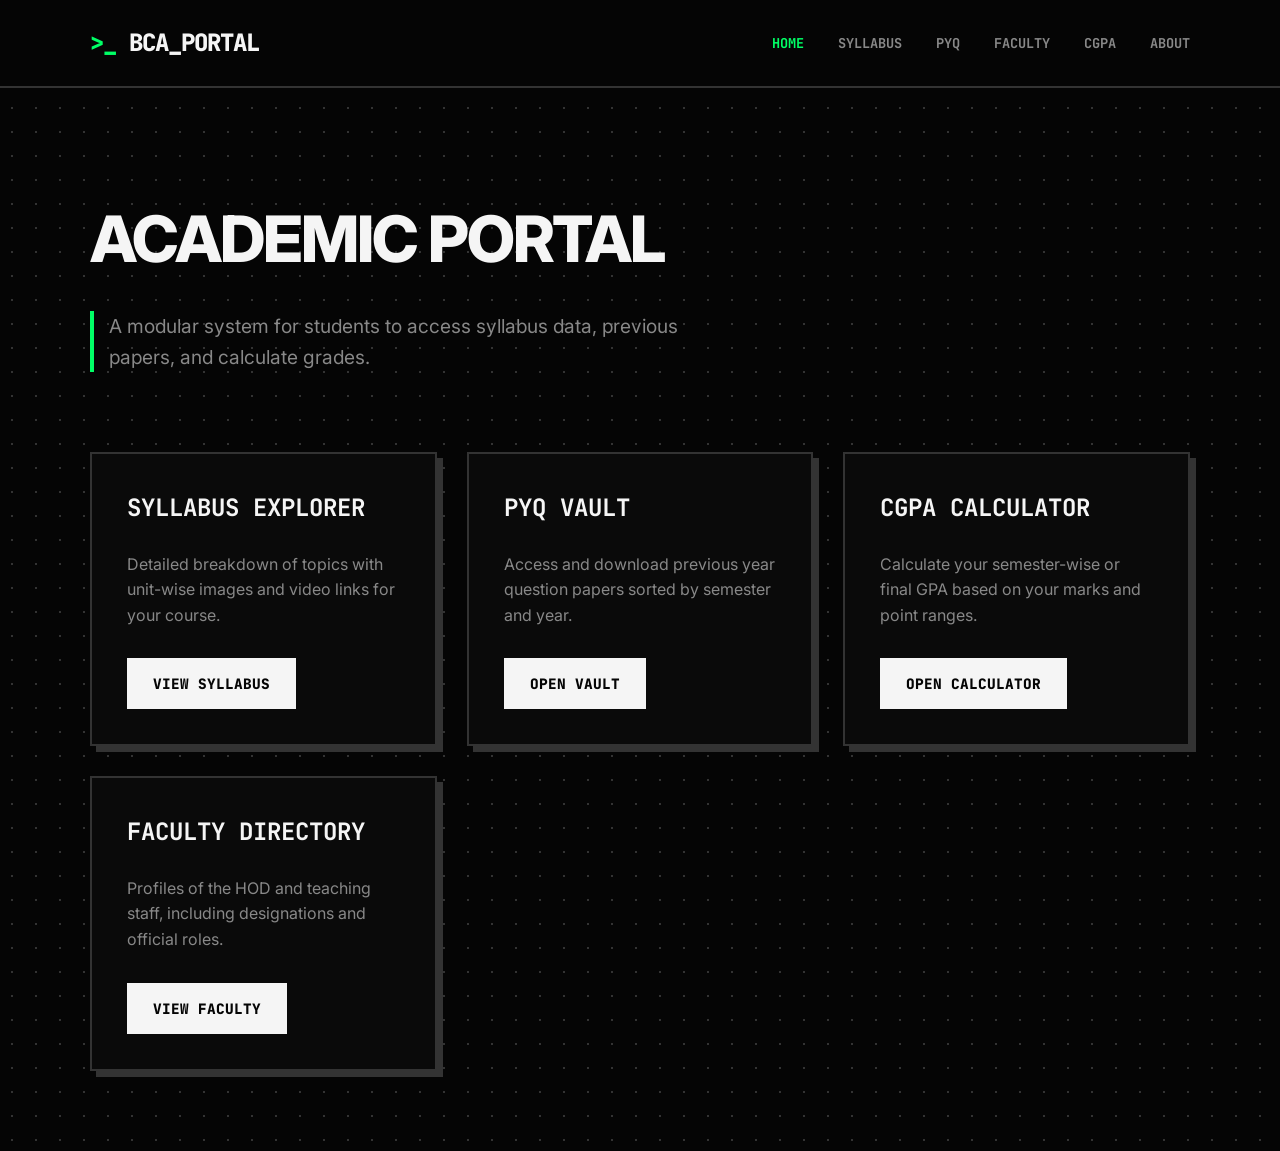
<file: index.html>
<!DOCTYPE html>
<html lang="en">
<head>
    <meta charset="UTF-8">
    <meta name="viewport" content="width=device-width, initial-scale=1.0">
    <title>BCA Portal</title>
    <link rel="stylesheet" href="css/styles.css">
</head>
<body>  

    <nav>
    <div class="nav-container">
        <a href="index.html" class="logo">BCA_PORTAL</a>
        <div class="nav-links">
            <a href="index.html" style="color: var(--accent);">Home</a>
            <a href="html/syllabus.html">Syllabus</a>
            <a href="html/pyq.html">PYQ</a>
            <a href="html/faculty.html">Faculty</a>
            <a href="html/calculator.html">CGPA</a>
            <a href="html/about.html">About</a>
        </div>
    </div>
    </nav>

    <header class="hero">
        <h1>Academic Portal</h1>
        <p>A modular system for students to access syllabus data, previous papers, and calculate grades.</p>
    </header>

    <main class="container">
        <div class="grid">
            <div class="card">
                <h3>Syllabus Explorer</h3>
                <p>Detailed breakdown of topics with unit-wise images and video links for your course.</p>
                <a href="html/syllabus.html" class="btn">View Syllabus</a>
            </div>

            <div class="card">
                <h3>PYQ Vault</h3>
                <p>Access and download previous year question papers sorted by semester and year.</p>
                <a href="html/pyq.html" class="btn">Open Vault</a>
            </div>

            <div class="card">
                <h3>CGPA Calculator</h3>
                <p>Calculate your semester-wise or final GPA based on your marks and point ranges.</p>
                <a href="html/calculator.html" class="btn">Open Calculator</a>
            </div>

            <div class="card">
                <h3>Faculty Directory</h3>
                <p>Profiles of the HOD and teaching staff, including designations and official roles.</p>
                <a href="html/faculty.html" class="btn">View Faculty</a>
            </div>
        </div>
    </main>

    
    <script src="js/main.js"></script>

</body>
</html>
</file>
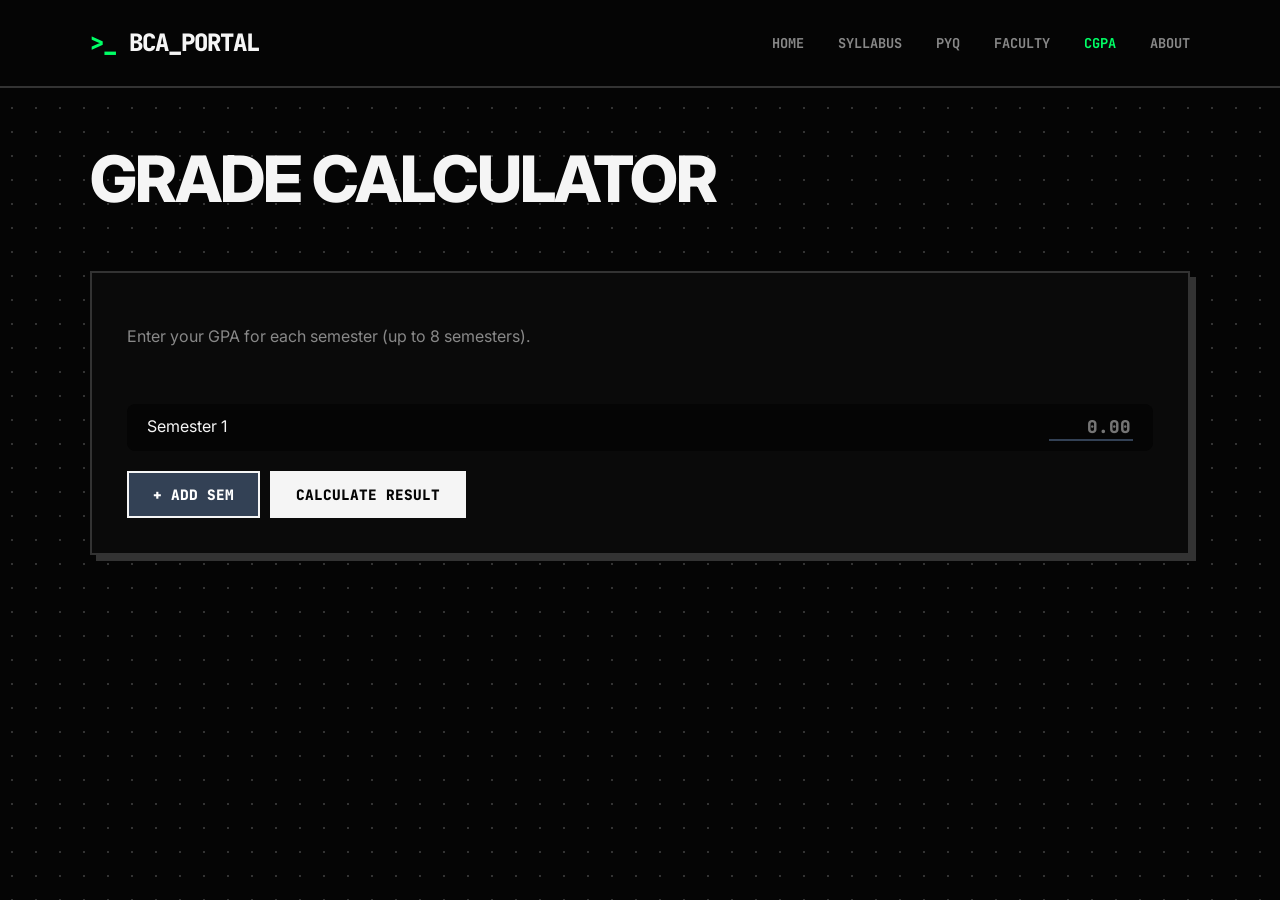
<file: html/calculator.html>
<!DOCTYPE html>
<html lang="en">
<head>
    <meta charset="UTF-8">
    <meta name="viewport" content="width=device-width, initial-scale=1.0">
    <title>CGPA - BCA Portal</title>
    <link rel="stylesheet" href="../css/styles.css">
</head>
<body>

    <nav>
    <div class="nav-container">
        <a href="../index.html" class="logo">BCA_PORTAL</a>
        <div class="nav-links">
            <a href="../index.html">Home</a>
            <a href="syllabus.html">Syllabus</a>
            <a href="pyq.html">PYQ</a>
            <a href="faculty.html">Faculty</a>
            <a href="calculator.html" style="color: var(--accent);">CGPA</a>
            <a href="about.html">About</a>
        </div>
    </div>
    </nav>

    <header class="hero" style="padding: 40px 20px;">
        <h1>Grade Calculator</h1>
    </header>

    <main class="container">
        <div class="card">
            <p style="color: var(--text-dim);">Enter your GPA for each semester (up to 8 semesters).</p>
            
            <div id="semester-list" style="margin: 20px 0;">
                <div style="display: flex; justify-content: space-between; align-items: center; background: var(--bg); padding: 10px 20px; border-radius: 8px; margin-bottom: 10px;">
                    <span>Semester 1</span>
                    <input type="number" step="0.01" class="sem-input" placeholder="0.00" 
                           style="background: transparent; border: none; border-bottom: 2px solid #334155; color: var(--accent); text-align: right; font-size: 1.1rem; outline: none; width: 80px;">
                </div>
            </div>

            <div style="display: flex; gap: 10px;">
                <button id="add-sem-btn" class="btn" style="background: #334155; color: white;">+ Add Sem</button>
                <button id="calc-cgpa-btn" class="btn">Calculate Result</button>
            </div>
        </div>

        <div id="final-result" class="card" style="display: none; text-align: center; border-color: var(--accent);">
            <p style="text-transform: uppercase; letter-spacing: 1px; font-size: 0.8rem; margin: 0;">Computed CGPA</p>
            <h2 id="cgpa-val" style="font-size: 3.5rem; margin: 10px 0;">0.00</h2>
        </div>
    </main>

    <script src="../js/main.js"></script>

</body>
</html>
</file>
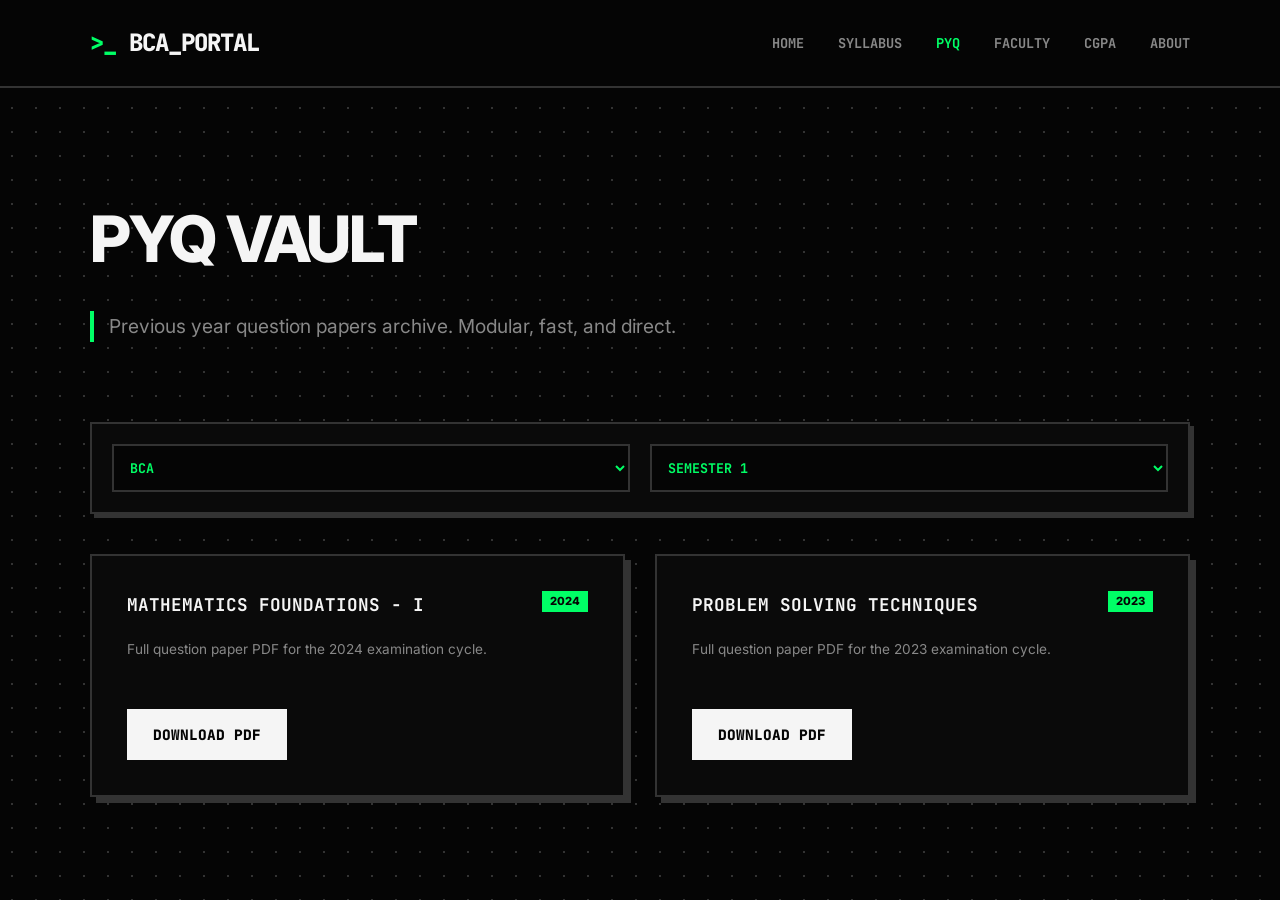
<file: html/pyq.html>
<!DOCTYPE html>
<html lang="en">
<head>
    <meta charset="UTF-8">
    <meta name="viewport" content="width=device-width, initial-scale=1.0">
    <title>PYQ Vault - BCA Portal</title>
    <link rel="stylesheet" href="../css/styles.css">
</head>
<body>
    <nav>
    <div class="nav-container">
        <a href="../index.html" class="logo">BCA_PORTAL</a>
        <div class="nav-links">
            <a href="../index.html">Home</a>
            <a href="syllabus.html">Syllabus</a>
            <a href="pyq.html" style="color: var(--accent);">PYQ</a>
            <a href="faculty.html">Faculty</a>
            <a href="calculator.html">CGPA</a>
            <a href="about.html">About</a>
        </div>
    </div>
</nav>

    <header class="hero">
        <h1>PYQ Vault</h1>
        <p>Previous year question papers archive. Modular, fast, and direct.</p>
    </header>

    <main class="container">
        <div class="controls">
            <select id="course-select">
                <option value="BCA">BCA</option>
                <option value="MSc">MSc</option>
            </select>
            <select id="semester-select"></select>
        </div>

        <div id="pyq-results" class="grid">
            <!-- JS will inject question paper cards here -->
        </div>
    </main>

    <script src="../assets/pyq_data.js"></script>
    <script src="../js/main.js"></script>

</body>
</html>
</file>
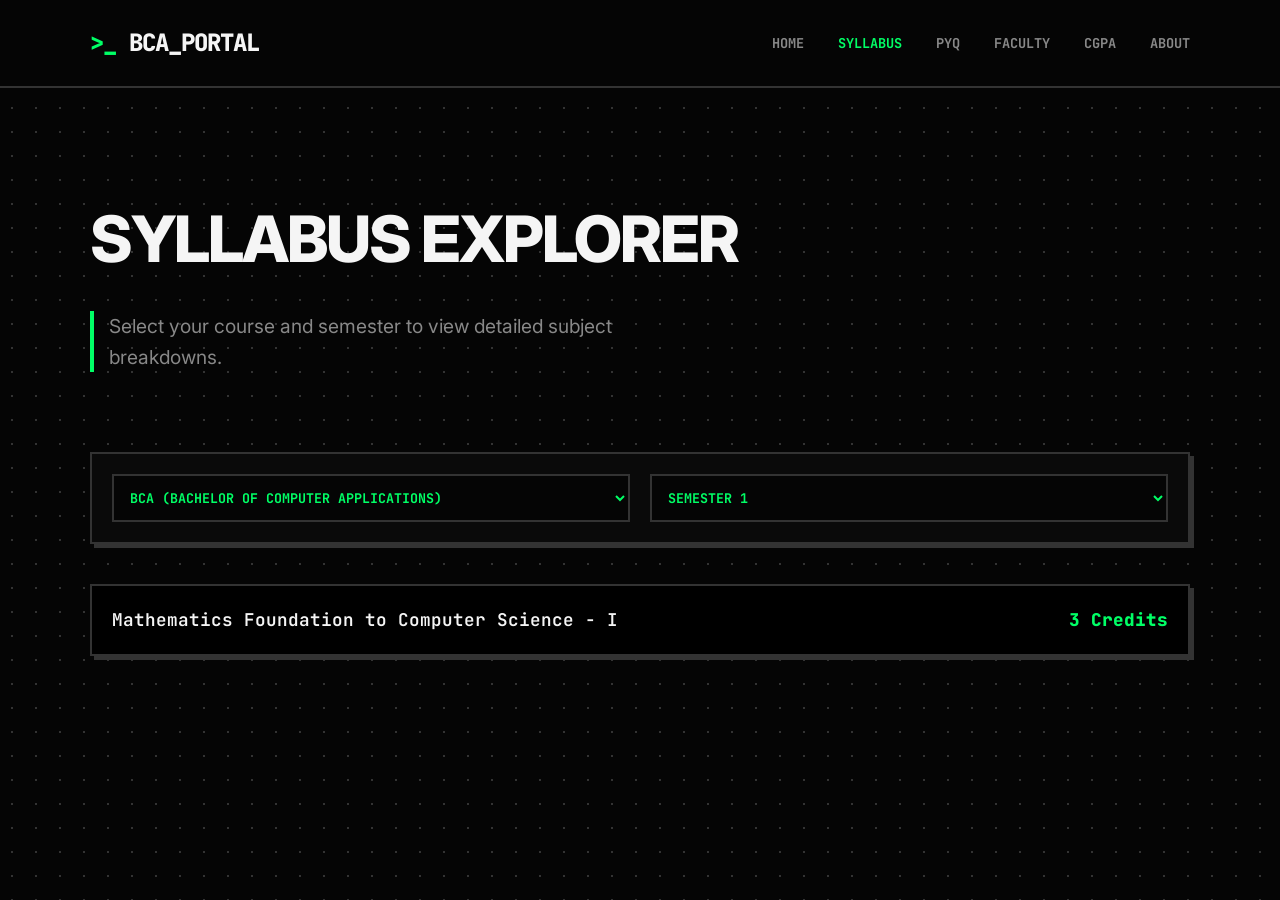
<file: html/syllabus.html>
<!DOCTYPE html>
<html lang="en">
<head>
    <meta charset="UTF-8">
    <meta name="viewport" content="width=device-width, initial-scale=1.0">
    <title>Syllabus Explorer - BCA Portal</title>
    <link rel="stylesheet" href="../css/styles.css">
</head>
<body>  
    <nav>
    <div class="nav-container">
        <a href="../index.html" class="logo">BCA_PORTAL</a>
        <div class="nav-links">
            <a href="../index.html">Home</a>
            <a href="syllabus.html" style="color: var(--accent);">Syllabus</a>
            <a href="pyq.html">PYQ</a>
            <a href="faculty.html">Faculty</a>
            <a href="calculator.html">CGPA</a>
            <a href="about.html">About</a>
        </div>
    </div>
</nav>

    <header class="hero">
        <h1>Syllabus Explorer</h1>
        <p>Select your course and semester to view detailed subject breakdowns.</p>
    </header>

    <main class="container">
        <div class="controls">
            <select id="course-select">
                <option value="BCA">BCA (Bachelor of Computer Applications)</option>
                <option value="MSc">MSc (Master of Science)</option>
            </select>
            
            <select id="semester-select"></select>
        </div>

        <div id="syllabus-results">
            <!-- Handled by your working main.js -->
        </div>
    </main>

    <!-- Scripts strictly load the working data you provided -->
    <script src="../assets/syllabus_data.js"></script>
    <script src="../js/main.js"></script>

</body>
</html>
</file>
<file: css/styles.css>
@import url('https://fonts.googleapis.com/css2?family=JetBrains+Mono:wght@400;700;800&family=Inter:wght@400;600;800&display=swap');

:root {
    --bg: #050505;
    --card-bg: #0a0a0a;
    --border-color: #333333;
    --text-main: #f5f5f5;
    --text-dim: #888888;
    --accent: #00ff66; /* High-voltage terminal green */
}

body { 
    font-family: 'Inter', sans-serif; 
    margin: 0; 
    background-color: var(--bg); 
    /* Structural dotted background */
    background-image: radial-gradient(var(--border-color) 1px, transparent 1px);
    background-size: 24px 24px;
    color: var(--text-main);
    line-height: 1.6;
}

/* --- PERMANENT FIX: Remove Number Spinners --- */
input::-webkit-outer-spin-button,
input::-webkit-inner-spin-button {
    -webkit-appearance: none;
    margin: 0;
}
input[type=number] {
    -moz-appearance: textfield;
}

/* --- Brutalist Navigation --- */
nav { 
    background-color: var(--bg);
    border-bottom: 2px solid var(--border-color);
    padding: 1.5rem 0; 
    position: sticky;
    top: 0;
    z-index: 100;
}

.nav-container {
    max-width: 1100px;
    margin: 0 auto;
    display: flex;
    justify-content: space-between;
    align-items: center;
    padding: 0 20px;
}

.logo { 
    font-family: 'JetBrains Mono', monospace; 
    font-weight: 800; 
    font-size: 1.5rem; 
    color: var(--text-main); 
    text-decoration: none; 
    text-transform: uppercase;
    letter-spacing: -1px;
}
.logo::before { content: ">_ "; color: var(--accent); }

.nav-links a { 
    font-family: 'JetBrains Mono', monospace;
    color: var(--text-dim); 
    text-decoration: none; 
    margin-left: 30px; 
    font-weight: 700;
    font-size: 0.85rem;
    text-transform: uppercase;
    transition: 0.2s;
}

.nav-links a:hover { color: var(--accent); }

/* --- Hero Section --- */
.hero { padding: 100px 20px 60px; text-align: left; max-width: 1100px; margin: 0 auto; }
.hero h1 { 
    font-size: 4rem; 
    margin: 0; 
    letter-spacing: -2px; 
    font-weight: 800; 
    text-transform: uppercase;
}
.hero p { max-width: 600px; margin: 20px 0; color: var(--text-dim); font-size: 1.2rem; border-left: 4px solid var(--accent); padding-left: 15px; }

/* --- Brutalist Grid Cards --- */
.container { max-width: 1100px; margin: 0 auto 80px; padding: 0 20px; }

.grid {
    display: grid;
    grid-template-columns: repeat(auto-fit, minmax(320px, 1fr));
    gap: 30px;
}

.card {
    background: var(--card-bg);
    padding: 35px;
    border: 2px solid var(--border-color);
    transition: all 0.2s ease;
    /* Hard shadow effect */
    box-shadow: 6px 6px 0px var(--border-color);
}

.card:hover {
    transform: translate(-4px, -4px);
    box-shadow: 10px 10px 0px var(--accent);
    border-color: var(--accent);
}

.card h3 { 
    margin-top: 0; 
    color: var(--text-main); 
    font-size: 1.5rem; 
    font-family: 'JetBrains Mono', monospace;
    text-transform: uppercase;
}
.card p { color: var(--text-dim); margin-bottom: 30px; min-height: 50px; }

/* --- Brutalist Buttons --- */
.btn {
    display: inline-block;
    background: var(--text-main);
    color: var(--bg);
    padding: 12px 24px;
    text-decoration: none;
    font-weight: 800;
    font-family: 'JetBrains Mono', monospace;
    font-size: 0.9rem;
    text-transform: uppercase;
    transition: 0.2s;
    border: 2px solid var(--text-main);
    cursor: pointer;
}

.btn:hover { background: var(--accent); color: var(--bg); border-color: var(--accent); }

/* --- Sub-page Controls (Syllabus Selectors) --- */
.controls {
    display: flex;
    gap: 20px;
    margin-bottom: 40px;
    background: var(--card-bg);
    padding: 20px;
    border: 2px solid var(--border-color);
    box-shadow: 4px 4px 0px var(--border-color);
}

.controls select {
    background: var(--bg);
    color: var(--accent);
    border: 2px solid var(--border-color);
    padding: 12px;
    outline: none;
    flex: 1;
    font-family: 'JetBrains Mono', monospace;
    font-weight: 700;
    text-transform: uppercase;
    cursor: pointer;
}

.controls select:focus { border-color: var(--accent); }

/* --- CGPA Calculator Rows --- */
#semester-list { margin: 30px 0; }
.sem-row {
    display: flex; 
    justify-content: space-between; 
    align-items: center; 
    background: var(--card-bg); 
    padding: 15px 25px; 
    margin-bottom: 15px;
    border: 2px solid var(--border-color);
    font-family: 'JetBrains Mono', monospace;
    font-weight: 700;
    text-transform: uppercase;
}

.sem-input {
    background: transparent; 
    border: none; 
    border-bottom: 2px solid var(--border-color); 
    color: var(--accent); 
    text-align: right; 
    font-size: 1.4rem; 
    font-family: 'JetBrains Mono', monospace;
    font-weight: 800;
    outline: none; 
    width: 90px;
    transition: 0.2s;
}

.sem-input:focus { border-bottom-color: var(--accent); }

/* --- Syllabus Accordion UI --- */
details {
    background: var(--card-bg);
    border: 2px solid var(--border-color);
    margin-bottom: 15px;
    box-shadow: 4px 4px 0px var(--border-color);
}

details[open] { border-color: var(--accent); box-shadow: 4px 4px 0px var(--accent); }

summary {
    padding: 20px;
    font-family: 'JetBrains Mono', monospace;
    font-weight: 800;
    font-size: 1.1rem;
    cursor: pointer;
    list-style: none;
    display: flex;
    justify-content: space-between;
    align-items: center;
    background: #000;
}
summary::-webkit-details-marker { display: none; }

.subject-meta { color: var(--accent); }

.details-content {
    padding: 20px;
    border-top: 2px solid var(--border-color);
    background: var(--card-bg);
}

.topic-card {
    background: #000;
    padding: 20px;
    margin-bottom: 15px;
    border-left: 4px solid var(--accent);
    border-bottom: 1px solid var(--border-color);
    border-right: 1px solid var(--border-color);
    border-top: 1px solid var(--border-color);
}

.topic-card h4 { margin-top: 0; color: var(--text-main); font-family: 'JetBrains Mono', monospace; }

/* --- Faculty Rows --- */
.faculty-row {
    display: flex;
    align-items: center;
    gap: 25px;
    background: var(--card-bg);
    padding: 20px;
    border: 2px solid var(--border-color);
    margin-bottom: 20px;
    box-shadow: 4px 4px 0px var(--border-color);
}

.faculty-photo {
    width: 80px;
    height: 80px;
    object-fit: cover;
    border: 2px solid var(--border-color);
}
.faculty-row:hover .faculty-photo { filter: grayscale(0%); border-color: var(--accent); }
</file>
